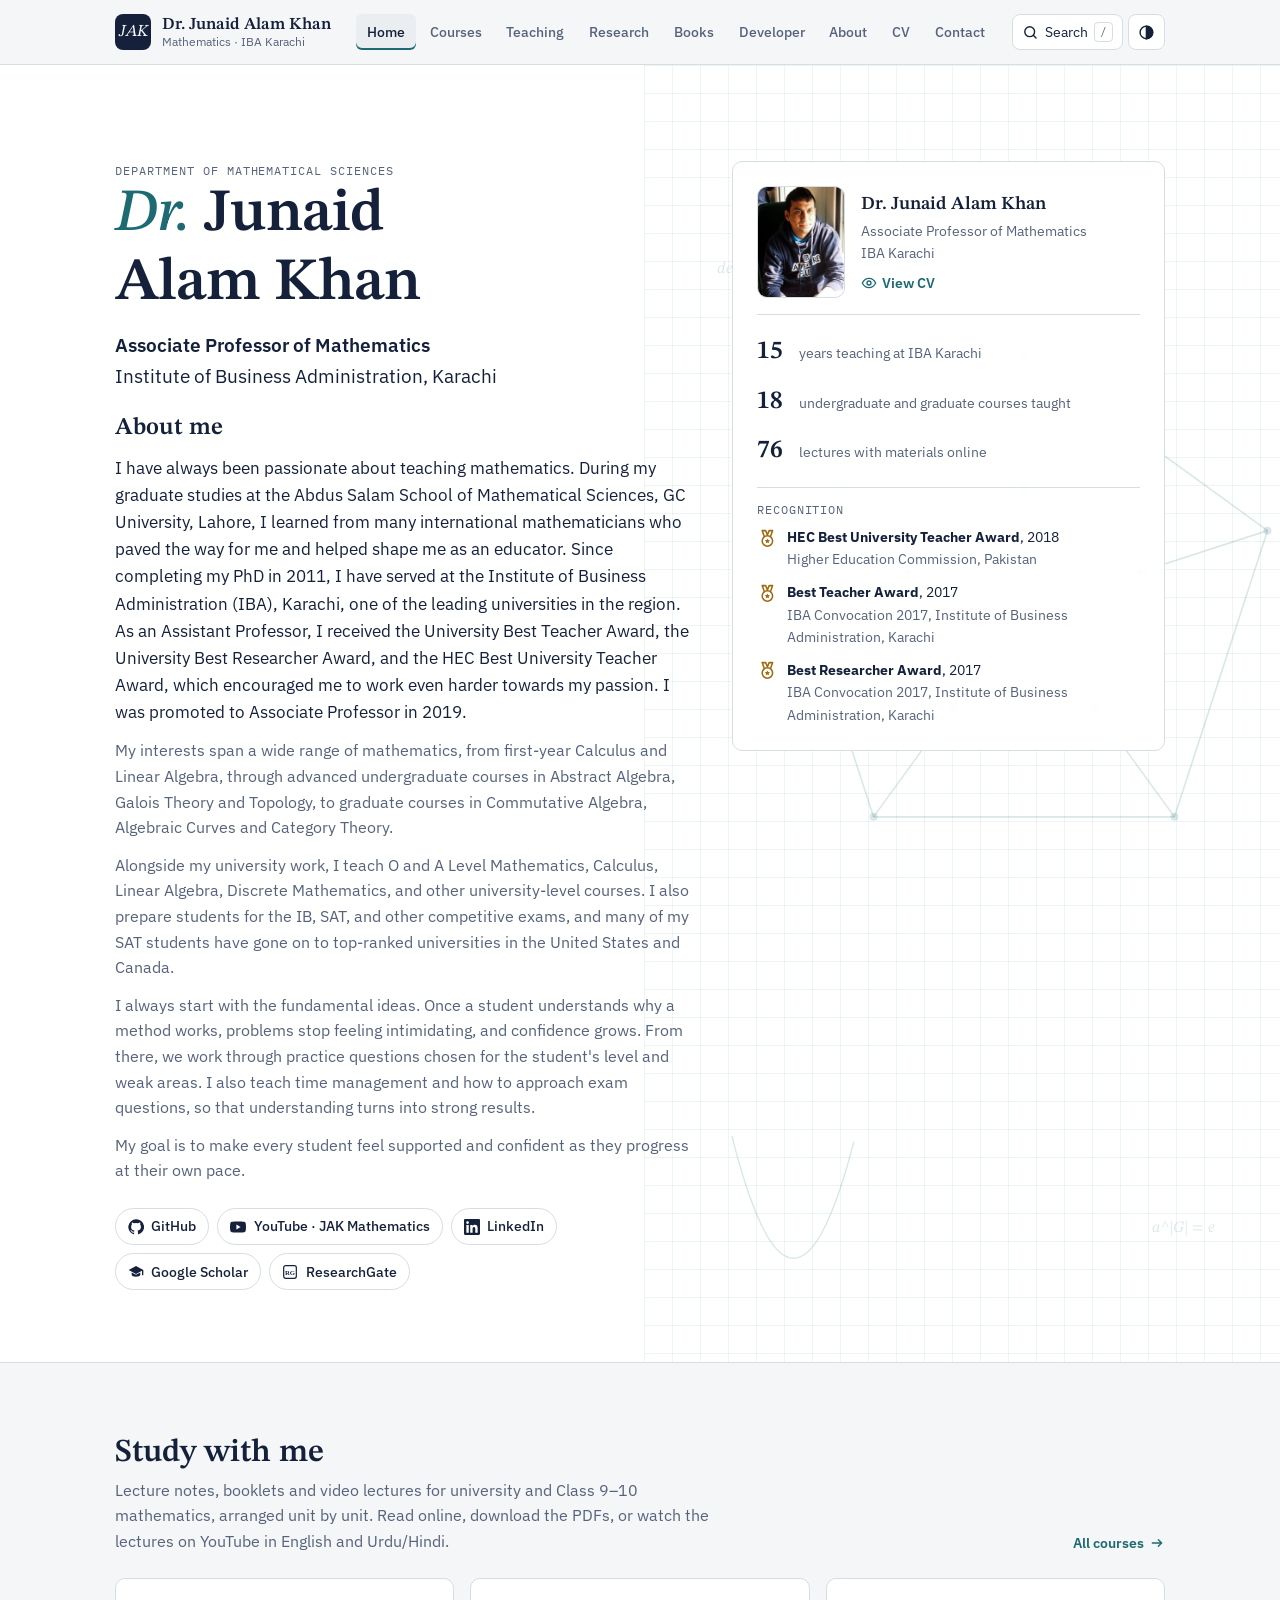
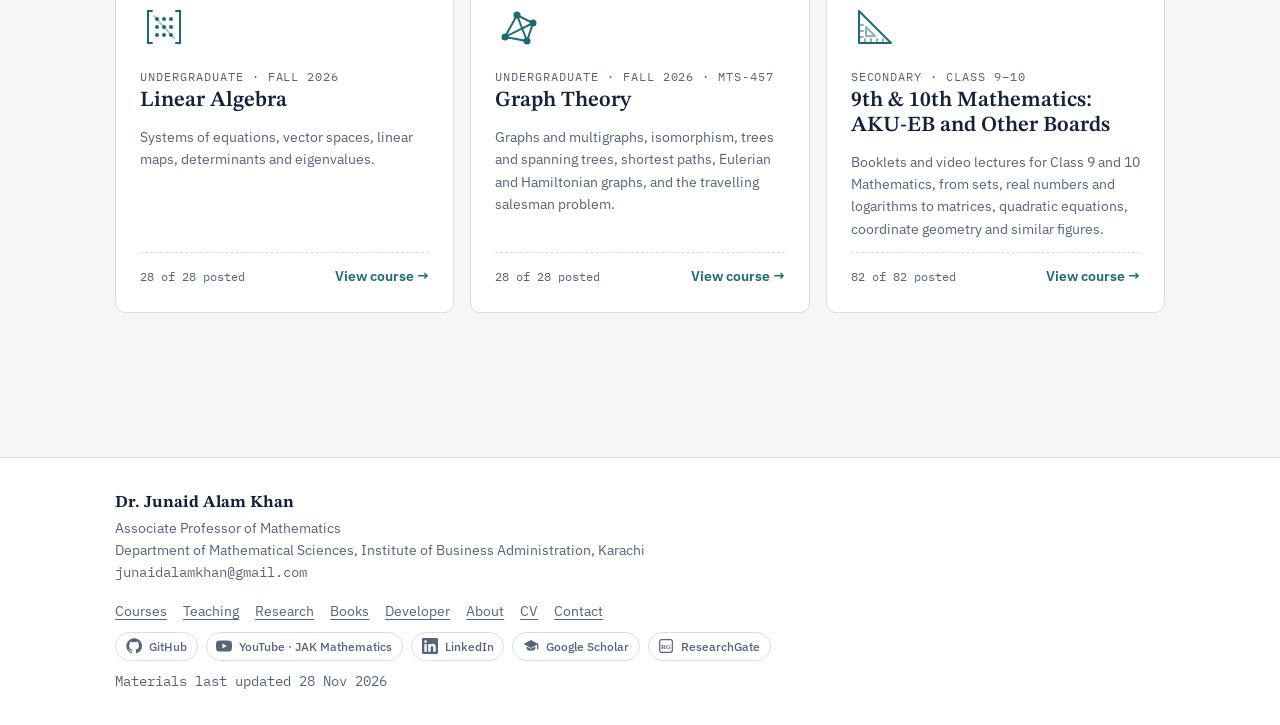
<file: index.html>
<!doctype html>
<html lang="en">
<head>
<meta charset="utf-8">
<meta name="viewport" content="width=device-width, initial-scale=1, viewport-fit=cover">
<title>Dr. Junaid Alam Khan · Mathematics Teaching</title>
<meta name="description" content="Lectures and course materials from Dr. Junaid Alam Khan, Associate Professor of Mathematics, Institute of Business Administration, Karachi.">
<meta property="og:title" content="Dr. Junaid Alam Khan · Mathematics Teaching">
<meta property="og:description" content="Lectures, booklets and videos for Linear Algebra, Graph Theory and 9th &amp; 10th Mathematics.">
<meta property="og:type" content="website">
<meta name="theme-color" content="#15213a">
<link rel="preconnect" href="https://fonts.googleapis.com">
<link rel="preconnect" href="https://fonts.gstatic.com" crossorigin>
<link rel="stylesheet" href="https://fonts.googleapis.com/css2?family=IBM+Plex+Mono:wght@400;500&family=IBM+Plex+Sans:ital,wght@0,400;0,500;0,600;1,400&family=STIX+Two+Text:ital,wght@0,400;0,500;0,600;1,400;1,500&display=swap">
<link rel="stylesheet" href="assets/css/styles.css">
</head>
<body>
<!--APP-START-->
<a class="skip" href="#main">Skip to content</a>
<header class="site-header">
  <div class="wrap header-row">
    <a class="brand" href="#home" aria-label="Home">
      <span class="brand-mark" aria-hidden="true" style="background:transparent;overflow:hidden;border-radius:50%;width:2.9rem;height:2.9rem"><img src="https://yt3.googleusercontent.com/DjK13PARuXJI4dAQbsMWTfdMrHl5O_elJr0FSzIFU3KftlFuv2d7QcHW_X3jVZ7Vp2ZA4X-GOw=s160-c-k-c0x00ffffff-no-rj" alt="" width="46" height="46" referrerpolicy="no-referrer" style="width:100%;height:100%;object-fit:cover;display:block" onerror="var p=this.parentNode;p.removeAttribute('style');p.textContent='JAK'"></span>
      <span class="brand-text"><span class="brand-name" data-bind="name">Dr. Junaid Alam Khan</span><span class="brand-sub" data-bind="brandSub">Mathematics · IBA Karachi</span></span>
    </a>
    <nav class="nav" id="nav" aria-label="Main">
      <a href="#home" data-route="home">Home</a>
      <a href="#courses" data-route="courses">Courses</a>
      <a href="#teaching" data-route="teaching">Teaching</a>
      <a href="#research" data-route="research">Research</a>
      <a href="#books" data-route="books">Books</a>
      <a href="#developer" data-route="developer">Developer</a>
      <a href="#about" data-route="about">About</a>
      <a href="#cv" data-route="cv">CV</a>
      <a href="#contact" data-route="contact">Contact</a>
    </nav>
    <div class="header-tools">
      <button class="icon-btn search-btn" id="searchBtn" type="button" aria-label="Search lectures and courses">
        <svg viewBox="0 0 24 24" fill="none" stroke="currentColor" stroke-width="2" stroke-linecap="round"><circle cx="11" cy="11" r="7"/><path d="m20 20-3.5-3.5"/></svg>
        <span class="search-label">Search</span><span class="kbd">/</span>
      </button>
      <button class="icon-btn" id="themeBtn" type="button" aria-label="Switch colour theme" title="Theme"></button>
    </div>
  </div>
</header>
<main id="main" tabindex="-1"><div class="loading-shell">Loading course materials…</div></main>
<footer class="site-footer" id="footer"></footer>
<div class="overlay" id="searchOverlay" hidden>
  <div class="search-box" role="dialog" aria-modal="true" aria-label="Search">
    <label class="sr-only" for="searchInput">Search courses and lectures</label>
    <input class="input" id="searchInput" type="search" placeholder="Search lectures, topics, courses…" autocomplete="off">
    <ul class="results" id="searchResults"></ul>
    <div class="search-foot"><span>↑ ↓ to move</span><span>Enter to open</span><span>Esc to close</span></div>
  </div>
</div>
<div class="viewer" id="viewer" hidden role="dialog" aria-modal="true" aria-labelledby="viewerTitle">
  <div class="viewer-bar">
    <div class="viewer-title"><strong id="viewerTitle"></strong><span id="viewerSub"></span></div>
  <button class="icon-btn" id="vClose" type="button" aria-label="Close viewer"><svg viewBox="0 0 24 24" fill="none" stroke="currentColor" stroke-width="2" stroke-linecap="round"><path d="M6 6l12 12M18 6 6 18"/></svg></button>
    <div class="viewer-controls">
      <button class="icon-btn" id="vPrev" type="button" aria-label="Previous page"><svg viewBox="0 0 24 24" fill="none" stroke="currentColor" stroke-width="2" stroke-linecap="round"><path d="m15 18-6-6 6-6"/></svg></button>
      <span class="pg" id="vPage">– / –</span>
      <button class="icon-btn" id="vNext" type="button" aria-label="Next page"><svg viewBox="0 0 24 24" fill="none" stroke="currentColor" stroke-width="2" stroke-linecap="round"><path d="m9 18 6-6-6-6"/></svg></button>
      <button class="icon-btn" id="vOut" type="button" aria-label="Zoom out">−</button>
      <button class="icon-btn" id="vFit" type="button" aria-label="Fit to width">Fit</button>
      <button class="icon-btn" id="vIn" type="button" aria-label="Zoom in">+</button>
      <a class="btn btn-ghost btn-sm" id="vDownload" href="#" download>Download</a>
      <a class="btn btn-ghost btn-sm" id="vOpen" href="#" target="_blank" rel="noopener">New tab</a>
    </div>
  </div>
  <div class="viewer-pages" id="vPages"></div>
</div>
<div class="toast" id="toast" hidden role="status"></div>
<script src="assets/js/app.js"></script>
<!--APP-END-->
</body>
</html>
</file>
<file: assets/css/styles.css>
/* Layout: a teaching portal. Typeset like a lecture handout (STIX for mathematics and headings),
   operated like a course index (Plex Sans body, Plex Mono for lecture numbers, dates, file types). */
:root {
  --paper: #f4f6f7;
  --surface: #ffffff;
  --sunk: #eaeef1;
  --ink: #15213a;
  --muted: #56637a;
  --line: #d6dde4;
  --accent: #1d6a73;
  --accent-ink: #ffffff;
  --accent-soft: #dcecee;
  --ochre: #9c6b12;
  --ochre-soft: #f5ead3;
  --motif: rgba(29, 106, 115, 0.16);
  --shadow: 0 1px 2px rgba(21, 33, 58, 0.06), 0 8px 24px -12px rgba(21, 33, 58, 0.18);

  --f-display: "STIX Two Text", "STIX Two", "Cambria", "Times New Roman", serif;
  --f-body: "IBM Plex Sans", "Segoe UI", system-ui, -apple-system, sans-serif;
  --f-mono: "IBM Plex Mono", ui-monospace, "SFMono-Regular", Menlo, Consolas, monospace;

  --s-1: 0.25rem; --s-2: 0.5rem; --s-3: 0.75rem; --s-4: 1rem; --s-5: 1.5rem; --s-6: 2rem; --s-7: 3rem; --s-8: 4.5rem;
  --t-xs: 0.75rem; --t-sm: 0.875rem; --t-md: 1rem; --t-lg: 1.1875rem; --t-xl: 1.5rem; --t-2xl: 2rem; --t-3xl: clamp(2.25rem, 5.2vw, 3.75rem);
  --radius: 10px;
  --wrap: 72rem;
  color-scheme: light;
}
@media (prefers-color-scheme: dark) {
  :root:not([data-theme="light"]) {
    --paper: #0d131b; --surface: #141c27; --sunk: #1a2432; --ink: #e5eaf0; --muted: #9aa6b6; --line: #273344;
    --accent: #62b5bd; --accent-ink: #0b1a1c; --accent-soft: #173238; --ochre: #d7a64c; --ochre-soft: #3a2e17;
    --motif: rgba(98, 181, 189, 0.16);
    --shadow: 0 1px 2px rgba(0,0,0,.3), 0 10px 28px -14px rgba(0,0,0,.6);
    color-scheme: dark;
  }
}
:root[data-theme="dark"] {
  --paper: #0d131b; --surface: #141c27; --sunk: #1a2432; --ink: #e5eaf0; --muted: #9aa6b6; --line: #273344;
  --accent: #62b5bd; --accent-ink: #0b1a1c; --accent-soft: #173238; --ochre: #d7a64c; --ochre-soft: #3a2e17;
  --motif: rgba(98, 181, 189, 0.16);
  --shadow: 0 1px 2px rgba(0,0,0,.3), 0 10px 28px -14px rgba(0,0,0,.6);
  color-scheme: dark;
}

*, *::before, *::after { box-sizing: border-box; }
html { -webkit-text-size-adjust: 100%; scroll-padding-top: 5rem; }
body {
  margin: 0; background: var(--paper); color: var(--ink);
  font-family: var(--f-body); font-size: var(--t-md); line-height: 1.6;
  -webkit-font-smoothing: antialiased;
}
img { max-width: 100%; }
[hidden] { display: none !important; }
a { color: var(--accent); text-underline-offset: 3px; text-decoration-thickness: 1px; }
a:hover { text-decoration-thickness: 2px; }
:focus-visible { outline: 2px solid var(--accent); outline-offset: 2px; border-radius: 4px; }
h1, h2, h3, h4 { font-family: var(--f-display); font-weight: 600; line-height: 1.15; text-wrap: balance; margin: 0; }
h2 { font-size: var(--t-2xl); }
h3 { font-size: var(--t-lg); }
p { margin: 0; }
.mono { font-family: var(--f-mono); font-feature-settings: "tnum"; font-variant-numeric: tabular-nums; }
.eyebrow { font-family: var(--f-mono); font-size: var(--t-xs); letter-spacing: .08em; text-transform: uppercase; color: var(--muted); }
.muted { color: var(--muted); }
.wrap { max-width: var(--wrap); margin-inline: auto; padding-inline: max(16px, 4vw); }
.skip { position: absolute; left: -999px; top: 0; background: var(--accent); color: var(--accent-ink); padding: .5rem 1rem; z-index: 100; }
.skip:focus { left: 1rem; }
.sr-only { position: absolute; width: 1px; height: 1px; overflow: hidden; clip: rect(0 0 0 0); white-space: nowrap; }

/* ---------- Header ---------- */
.site-header {
  position: sticky; top: env(safe-area-inset-top, 0px); z-index: 40;
  background: color-mix(in srgb, var(--paper) 88%, transparent);
  backdrop-filter: saturate(1.4) blur(10px); -webkit-backdrop-filter: saturate(1.4) blur(10px);
  border-bottom: 1px solid var(--line);
}
.header-row { display: flex; align-items: center; gap: var(--s-4); min-height: 4rem; }
.brand { display: flex; align-items: center; gap: .65rem; color: var(--ink); text-decoration: none; min-width: 0; }
.brand-mark {
  flex: none; width: 2.25rem; height: 2.25rem; border-radius: 8px; display: grid; place-items: center;
  background: var(--ink); color: var(--paper); font-family: var(--f-display); font-style: italic; font-size: 1.05rem; letter-spacing: -.02em;
}
.brand-text { display: flex; flex-direction: column; line-height: 1.15; min-width: 0; }
.brand-name { font-family: var(--f-display); font-weight: 600; font-size: 1.05rem; white-space: nowrap; }
.brand-sub { font-size: var(--t-xs); color: var(--muted); white-space: nowrap; overflow: hidden; text-overflow: ellipsis; }
.nav { margin-left: auto; display: flex; align-items: center; gap: .15rem; }
.nav a {
  color: var(--muted); text-decoration: none; font-size: var(--t-sm); font-weight: 500;
  padding: .45rem .7rem; border-radius: 6px;
}
.nav a:hover { color: var(--ink); background: var(--sunk); }
.nav a[aria-current="page"] { color: var(--ink); background: var(--sunk); box-shadow: inset 0 -2px 0 var(--accent); }
.header-tools { display: flex; align-items: center; gap: .35rem; }
.icon-btn {
  appearance: none; border: 1px solid var(--line); background: var(--surface); color: var(--ink);
  height: 2.25rem; min-width: 2.25rem; padding: 0 .55rem; border-radius: 8px; cursor: pointer;
  display: inline-flex; align-items: center; justify-content: center; gap: .4rem; font: inherit; font-size: var(--t-sm);
}
.icon-btn:hover { border-color: var(--accent); }
.icon-btn svg { width: 1.05rem; height: 1.05rem; }
.kbd { font-family: var(--f-mono); font-size: .7rem; color: var(--muted); border: 1px solid var(--line); border-radius: 4px; padding: 0 .3rem; }
.menu-btn { display: none; }
/* Narrow screens: the page links stay visible on top as a scrollable tab row under the name. */
@media (max-width: 1100px) {
  .header-row { flex-wrap: wrap; row-gap: 0; min-height: 0; padding-top: .55rem; }
  .header-tools { margin-left: auto; }
  .nav {
    order: 3; flex: 0 0 100%; margin: 0; padding: .35rem 0 .45rem; gap: .1rem;
    overflow-x: auto; overscroll-behavior-x: contain; scrollbar-width: none; -webkit-overflow-scrolling: touch;
  }
  .nav::-webkit-scrollbar { display: none; }
  .nav { -webkit-mask-image: linear-gradient(to right, #000 calc(100% - 2rem), transparent); mask-image: linear-gradient(to right, #000 calc(100% - 2rem), transparent); }
  .nav a { flex: none; padding: .4rem .65rem; }
  .nav a:first-child { padding-left: 0; }
  .nav a[aria-current="page"] { background: transparent; box-shadow: inset 0 -2px 0 var(--accent); }
  .menu-btn { display: none; }
  .search-label, .search-btn .kbd { display: none; }
}
@media (max-width: 420px) { .brand-sub { display: none; } }

/* ---------- Buttons, chips ---------- */
.btn {
  display: inline-flex; align-items: center; gap: .5rem; justify-content: center;
  font: inherit; font-weight: 600; font-size: var(--t-sm); text-decoration: none; cursor: pointer;
  padding: .7rem 1.1rem; border-radius: 8px; border: 1px solid transparent; line-height: 1.2;
}
.btn svg { width: 1rem; height: 1rem; flex: none; }
.btn-primary { background: var(--accent); color: var(--accent-ink); }
.btn-primary:hover { filter: brightness(1.08); }
.btn-ghost { background: var(--surface); color: var(--ink); border-color: var(--line); }
.btn-ghost:hover { border-color: var(--accent); }
.btn-sm { padding: .42rem .7rem; font-size: var(--t-xs); font-weight: 600; border-radius: 6px; }
.chip {
  display: inline-flex; align-items: center; gap: .3rem; font-family: var(--f-mono); font-size: .7rem; letter-spacing: .04em; text-transform: uppercase;
  padding: .15rem .5rem; border-radius: 999px; background: var(--sunk); color: var(--muted); white-space: nowrap;
}
.chip-new { background: var(--ochre-soft); color: var(--ochre); }
.chip-accent { background: var(--accent-soft); color: var(--accent); }
.filter-chip {
  font: inherit; font-size: var(--t-sm); cursor: pointer; padding: .4rem .8rem; border-radius: 999px;
  border: 1px solid var(--line); background: var(--surface); color: var(--muted);
}
.filter-chip[aria-pressed="true"] { background: var(--ink); color: var(--paper); border-color: var(--ink); }

/* ---------- Sections ---------- */
main { display: block; }
.section { padding-block: var(--s-8) 0; }
.section:last-child { padding-bottom: var(--s-8); }
.section-head { display: flex; align-items: end; justify-content: space-between; gap: var(--s-4); flex-wrap: wrap; margin-bottom: var(--s-5); }
.section-head p { color: var(--muted); max-width: 38rem; margin-top: .35rem; }
.link-arrow { font-weight: 600; font-size: var(--t-sm); text-decoration: none; display: inline-flex; gap: .3rem; align-items: center; }
.link-arrow:hover { text-decoration: underline; }
.link-arrow svg { width: 1rem; height: 1rem; flex: none; }
.link-arrow { white-space: nowrap; }

/* ---------- Hero ---------- */
.hero { position: relative; overflow: hidden; border-bottom: 1px solid var(--line); background: var(--surface); }
.hero canvas { position: absolute; inset: 0; width: 100%; height: 100%; pointer-events: none; }
.hero-inner { position: relative; padding-block: clamp(3rem, 8vw, 6rem) clamp(2.5rem, 6vw, 4.5rem); display: grid; gap: var(--s-6); grid-template-columns: minmax(0, 1.35fr) minmax(0, 1fr); align-items: end; }
.hero h1 { font-size: var(--t-3xl); letter-spacing: -.015em; font-weight: 600; }
.hero h1 .dr { font-style: italic; font-weight: 500; color: var(--accent); }
.hero-role { margin-top: var(--s-3); font-size: var(--t-lg); }
.hero-role strong { font-weight: 600; }
.hero-intro { margin-top: var(--s-4); color: var(--muted); max-width: 36rem; font-size: 1.0625rem; }
.hero-cta { display: flex; flex-wrap: wrap; gap: var(--s-3); margin-top: var(--s-5); }
.hero-card {
  background: color-mix(in srgb, var(--surface) 92%, transparent); border: 1px solid var(--line); border-radius: var(--radius);
  padding: var(--s-5); display: grid; gap: var(--s-4); backdrop-filter: blur(2px);
}
.hero-card dl { margin: 0; display: grid; grid-template-columns: auto 1fr; gap: .55rem 1rem; align-items: baseline; }
.hero-card dt { font-family: var(--f-display); font-size: 1.6rem; font-weight: 600; font-variant-numeric: tabular-nums; }
.hero-card dd { margin: 0; color: var(--muted); font-size: var(--t-sm); }
.hero-card .award-line { display: flex; gap: .6rem; align-items: start; padding-top: var(--s-3); border-top: 1px solid var(--line); font-size: var(--t-sm); }
.hero-card .award-line svg { flex: none; width: 1.3rem; height: 1.3rem; color: var(--ochre); margin-top: .1rem; }
@media (max-width: 820px) { .hero-inner { grid-template-columns: 1fr; align-items: start; } }

.announce { background: var(--accent-soft); color: var(--ink); border-bottom: 1px solid var(--line); font-size: var(--t-sm); }
.announce .wrap { display: flex; gap: .6rem; align-items: center; padding-block: .6rem; }
.announce a { font-weight: 600; }

/* ---------- Course cards ---------- */
.course-grid { display: grid; gap: var(--s-4); grid-template-columns: repeat(auto-fill, minmax(min(100%, 15.5rem), 1fr)); }
.course-card {
  position: relative; display: flex; flex-direction: column; gap: var(--s-3);
  background: var(--surface); border: 1px solid var(--line); border-radius: var(--radius); padding: var(--s-5);
  color: var(--ink); text-decoration: none; transition: border-color .15s, transform .15s, box-shadow .15s;
}
.course-card:hover { border-color: var(--accent); box-shadow: var(--shadow); transform: translateY(-2px); }
.course-card .glyph { width: 3rem; height: 3rem; color: var(--accent); }
.course-card h3 { font-size: 1.35rem; }
.course-card p { color: var(--muted); font-size: var(--t-sm); flex: 1; }
.course-meta { display: flex; justify-content: space-between; align-items: center; gap: .5rem; padding-top: var(--s-3); border-top: 1px dashed var(--line); font-size: var(--t-xs); }
.course-meta .count { font-family: var(--f-mono); color: var(--muted); }
.course-meta .go { font-weight: 600; color: var(--accent); font-size: var(--t-sm); white-space: nowrap; }
@media (prefers-reduced-motion: reduce) { .course-card, .course-card:hover { transition: none; transform: none; } }

/* ---------- Material rows ---------- */
.material-list { list-style: none; margin: 0; padding: 0; background: var(--surface); border: 1px solid var(--line); border-radius: var(--radius); }
.material { display: grid; grid-template-columns: 4.5rem minmax(0, 1fr) auto; gap: var(--s-4); align-items: center; padding: var(--s-4) var(--s-5); border-top: 1px solid var(--line); }
.material:first-child { border-top: 0; }
.material .num { font-family: var(--f-mono); font-size: var(--t-xs); color: var(--muted); line-height: 1.3; }
.material .num b { display: block; font-family: var(--f-display); font-size: 1.6rem; color: var(--ink); font-weight: 500; font-variant-numeric: tabular-nums; }
.material h3 { font-size: 1.125rem; }
.material .sub { display: flex; flex-wrap: wrap; gap: .35rem .75rem; align-items: center; font-size: var(--t-xs); color: var(--muted); margin-top: .3rem; }
.material .summary { font-size: var(--t-sm); color: var(--muted); margin-top: .35rem; max-width: 46rem; }
.material .actions { display: flex; flex-wrap: wrap; gap: .4rem; justify-content: flex-end; }
.material.pending h3 { color: var(--muted); }
.material.flash { animation: flash 1.6s ease-out; }
@keyframes flash { from { background: var(--accent-soft); } to { background: transparent; } }
@media (max-width: 680px) {
  .material { grid-template-columns: 3rem minmax(0, 1fr); padding: var(--s-4); }
  .material .actions { grid-column: 1 / -1; justify-content: flex-start; }
  .material .num b { font-size: 1.3rem; }
}

/* ---------- Course page ---------- */
.course-hero { background: var(--surface); border-bottom: 1px solid var(--line); }
.course-hero .wrap { padding-block: var(--s-6) var(--s-6); display: grid; grid-template-columns: minmax(0, 1fr) auto; gap: var(--s-5); align-items: start; }
.crumbs { font-size: var(--t-sm); color: var(--muted); margin-bottom: var(--s-3); }
.crumbs a { color: var(--muted); }
.course-hero h1 { font-size: clamp(2rem, 4.5vw, 3rem); }
.course-hero .lede { margin-top: var(--s-3); max-width: 44rem; color: var(--muted); }
.course-hero .glyph { width: 5.5rem; height: 5.5rem; color: var(--accent); opacity: .9; }
.facts { display: flex; flex-wrap: wrap; gap: var(--s-2) var(--s-5); margin-top: var(--s-4); font-size: var(--t-sm); }
.facts div { display: flex; flex-direction: column; }
.facts span:first-child { font-family: var(--f-mono); font-size: .7rem; letter-spacing: .06em; text-transform: uppercase; color: var(--muted); }
@media (max-width: 620px) { .course-hero .glyph { display: none; } .course-hero .wrap { grid-template-columns: 1fr; } }

.toolbar { display: flex; flex-wrap: wrap; gap: var(--s-3); align-items: center; margin-bottom: var(--s-5); }
.toolbar .field { flex: 1 1 16rem; min-width: 0; position: relative; }
.toolbar .field svg { position: absolute; left: .75rem; top: 50%; transform: translateY(-50%); width: 1rem; height: 1rem; color: var(--muted); }
.input, .select {
  width: 100%; font: inherit; font-size: var(--t-sm); color: var(--ink); background: var(--surface);
  border: 1px solid var(--line); border-radius: 8px; padding: .6rem .8rem;
}
.toolbar .input { padding-left: 2.2rem; }
.select { width: auto; }
.chips { display: flex; flex-wrap: wrap; gap: .4rem; }
.topic-group { margin-bottom: var(--s-6); }
.topic-group > h2 { font-size: var(--t-xl); margin-bottom: var(--s-3); display: flex; gap: .6rem; align-items: baseline; }
.topic-group > h2 .count { font-family: var(--f-mono); font-size: var(--t-xs); color: var(--muted); font-weight: 400; }
.empty { padding: var(--s-6); text-align: center; color: var(--muted); background: var(--surface); border: 1px dashed var(--line); border-radius: var(--radius); }

/* ---------- Generic prose / panels ---------- */
.two-col { display: grid; grid-template-columns: minmax(0, 1fr) minmax(0, 1fr); gap: var(--s-6); }
@media (max-width: 820px) { .two-col { grid-template-columns: 1fr; } }
.prose { max-width: 40rem; }
.prose p + p { margin-top: var(--s-4); }
.lead { font-size: var(--t-lg); }
.panel { background: var(--surface); border: 1px solid var(--line); border-radius: var(--radius); padding: var(--s-5); }
.approach { display: grid; gap: var(--s-4); grid-template-columns: repeat(auto-fit, minmax(min(100%, 14rem), 1fr)); }
.approach h3 { font-size: 1.1rem; margin-bottom: .35rem; }
.approach p { color: var(--muted); font-size: var(--t-sm); }
.approach .sym { font-family: var(--f-display); font-style: italic; color: var(--accent); font-size: 1.4rem; line-height: 1; margin-bottom: .6rem; display: block; }

.awards { list-style: none; margin: 0; padding: 0; display: grid; gap: var(--s-3); }
.award { display: grid; grid-template-columns: 3.5rem minmax(0, 1fr); gap: var(--s-3); align-items: baseline; padding: var(--s-3) 0; border-top: 1px solid var(--line); }
.award:first-child { border-top: 0; }
.award .yr { font-family: var(--f-mono); color: var(--muted); font-size: var(--t-sm); }
.award strong { font-family: var(--f-display); font-size: 1.1rem; font-weight: 600; display: block; }
.award span { color: var(--muted); font-size: var(--t-sm); }
.award.teaching strong { color: var(--ink); }
.award.teaching .yr { color: var(--ochre); font-weight: 600; }

.timeline { list-style: none; margin: 0; padding: 0; }
.timeline > li { display: grid; grid-template-columns: 11rem minmax(0, 1fr); gap: var(--s-4); padding: var(--s-4) 0; border-top: 1px solid var(--line); }
.timeline > li:first-child { border-top: 0; }
.timeline .when { font-family: var(--f-mono); font-size: var(--t-xs); color: var(--muted); padding-top: .2rem; }
.timeline strong { font-family: var(--f-display); font-size: 1.1rem; font-weight: 600; display: block; }
.timeline .where { color: var(--muted); font-size: var(--t-sm); }
.timeline ul { margin: .4rem 0 0; padding-left: 1.1rem; font-size: var(--t-sm); color: var(--muted); }
@media (max-width: 620px) { .timeline > li { grid-template-columns: 1fr; gap: .2rem; } }

.cv-section { padding-block: var(--s-6) 0; }
.cv-section > h2 { font-size: var(--t-xl); padding-bottom: var(--s-3); border-bottom: 2px solid var(--ink); margin-bottom: var(--s-2); }

.taught { display: grid; grid-template-columns: repeat(auto-fill, minmax(min(100%, 16rem), 1fr)); gap: 0 var(--s-5); list-style: none; margin: 0; padding: 0; }
.taught li { display: flex; justify-content: space-between; gap: .5rem; align-items: center; padding: .6rem 0; border-top: 1px solid var(--line); }
.taught a { font-weight: 500; }

details.fold { background: var(--surface); border: 1px solid var(--line); border-radius: var(--radius); }
details.fold + details.fold { margin-top: var(--s-3); }
details.fold summary { cursor: pointer; padding: var(--s-4) var(--s-5); font-weight: 600; display: flex; justify-content: space-between; gap: 1rem; list-style: none; }
details.fold summary::-webkit-details-marker { display: none; }
details.fold summary::after { content: "+"; font-family: var(--f-mono); color: var(--muted); }
details.fold[open] summary::after { content: "−"; }
details.fold .fold-body { padding: 0 var(--s-5) var(--s-4); }
.plain-list { list-style: none; margin: 0; padding: 0; }
.plain-list li { padding: .55rem 0; border-top: 1px solid var(--line); font-size: var(--t-sm); display: grid; grid-template-columns: minmax(0, 1fr) auto; gap: 1rem; }
.plain-list li:first-child { border-top: 0; }
.plain-list .yr { font-family: var(--f-mono); color: var(--muted); }
.pub-title { font-weight: 600; color: var(--ink); }

.stat-row { display: flex; flex-wrap: wrap; gap: var(--s-5); margin: var(--s-4) 0; }
.stat-row div { display: flex; flex-direction: column; }
.stat-row b { font-family: var(--f-display); font-size: var(--t-2xl); font-weight: 600; line-height: 1; font-variant-numeric: tabular-nums; }
.stat-row span { font-size: var(--t-xs); color: var(--muted); margin-top: .3rem; }

.page-head { background: var(--surface); border-bottom: 1px solid var(--line); }
.page-head .wrap { padding-block: var(--s-7) var(--s-6); }
.page-head h1 { font-size: clamp(2rem, 4.5vw, 3rem); }
.page-head p { margin-top: var(--s-3); color: var(--muted); max-width: 44rem; }

.contact-card { display: grid; gap: var(--s-4); }
.contact-line { display: flex; flex-wrap: wrap; align-items: center; gap: .6rem; }
.contact-line .addr { font-family: var(--f-mono); font-size: var(--t-md); user-select: all; word-break: break-all; }

/* ---------- Footer ---------- */
.site-footer { margin-top: var(--s-8); border-top: 1px solid var(--line); background: var(--surface); font-size: var(--t-sm); color: var(--muted); }
.site-footer .wrap { padding-block: var(--s-6); display: flex; flex-wrap: wrap; gap: var(--s-4) var(--s-6); justify-content: space-between; }
.site-footer strong { color: var(--ink); font-family: var(--f-display); font-size: 1.05rem; }
.site-footer nav { display: flex; flex-wrap: wrap; gap: .3rem 1rem; }
.site-footer a { color: var(--muted); }

/* ---------- Search overlay ---------- */
.overlay { position: fixed; inset: 0; z-index: 80; background: rgba(9, 14, 22, .55); display: flex; justify-content: center; align-items: flex-start; padding: calc(env(safe-area-inset-top, 0px) + 8vh) 16px 16px; }
.search-box { width: min(40rem, 100%); background: var(--surface); border: 1px solid var(--line); border-radius: 12px; box-shadow: var(--shadow); overflow: hidden; display: flex; flex-direction: column; max-height: 80vh; }
.search-box .input { border: 0; border-bottom: 1px solid var(--line); border-radius: 0; font-size: var(--t-lg); padding: 1rem 1.1rem; }
.search-box .input:focus { outline: none; }
.results { overflow-y: auto; list-style: none; margin: 0; padding: .4rem; }
.results li a { display: grid; grid-template-columns: minmax(0, 1fr) auto; gap: .5rem; padding: .6rem .75rem; border-radius: 8px; color: var(--ink); text-decoration: none; }
.results li a:hover, .results li a.active { background: var(--sunk); }
.results .r-title { font-weight: 500; }
.results .r-sub { font-size: var(--t-xs); color: var(--muted); grid-column: 1; }
.results .chip { grid-row: 1 / span 2; grid-column: 2; align-self: center; }
.results .none { padding: 1rem; color: var(--muted); font-size: var(--t-sm); }
.search-foot { border-top: 1px solid var(--line); padding: .5rem 1rem; font-size: var(--t-xs); color: var(--muted); display: flex; gap: 1rem; }

/* ---------- PDF viewer ---------- */
.viewer { position: fixed; inset: 0; z-index: 90; background: var(--paper); display: flex; flex-direction: column; }
.viewer-bar {
  display: flex; align-items: center; gap: .5rem; flex-wrap: wrap;
  padding: calc(env(safe-area-inset-top, 0px) + .6rem) max(16px, 2vw) .6rem; background: var(--surface); border-bottom: 1px solid var(--line);
}
.viewer-title { flex: 1 1 14rem; min-width: 0; }
#vClose { order: 3; }
@media (max-width: 700px) { #vClose { order: 0; } .viewer-controls { width: 100%; } }
.viewer-title strong { display: block; font-family: var(--f-display); font-size: 1.1rem; white-space: nowrap; overflow: hidden; text-overflow: ellipsis; }
.viewer-title span { font-size: var(--t-xs); color: var(--muted); }
.viewer-controls { display: flex; align-items: center; gap: .35rem; flex-wrap: wrap; }
.viewer-controls .pg { font-family: var(--f-mono); font-size: var(--t-xs); color: var(--muted); min-width: 4.5rem; text-align: center; }
.viewer-pages { position: relative; flex: 1; overflow: auto; padding: 1rem max(16px, 2vw) calc(env(safe-area-inset-bottom, 0px) + 2rem); display: flex; flex-direction: column; align-items: center; gap: 1rem; background: var(--sunk); }
.viewer-pages .page { flex: none; background: #fff; box-shadow: var(--shadow); max-width: none; position: relative; }
.viewer-pages canvas { display: block; }
.viewer-msg { margin: auto; text-align: center; color: var(--muted); max-width: 28rem; display: grid; gap: 1rem; justify-items: center; }
.spinner { width: 2rem; height: 2rem; border: 3px solid var(--line); border-top-color: var(--accent); border-radius: 50%; animation: spin .8s linear infinite; }
@keyframes spin { to { transform: rotate(360deg); } }
@media (prefers-reduced-motion: reduce) { .spinner { animation-duration: 3s; } .material.flash { animation: none; } }

.toast { position: fixed; left: 50%; bottom: calc(env(safe-area-inset-bottom, 0px) + 1.5rem); transform: translateX(-50%); background: var(--ink); color: var(--paper); padding: .6rem 1rem; border-radius: 8px; font-size: var(--t-sm); z-index: 100; box-shadow: var(--shadow); }
.loading-shell { padding: 20vh 16px; text-align: center; color: var(--muted); }

/* ---------- Social links ---------- */
.social { display: flex; flex-wrap: wrap; gap: .5rem; margin-top: var(--s-4); }
.social-link {
  display: inline-flex; align-items: center; gap: .45rem; padding: .4rem .75rem; border-radius: 999px;
  border: 1px solid var(--line); background: var(--surface); color: var(--ink); text-decoration: none; font-size: var(--t-sm); font-weight: 500;
}
.social-link:hover { border-color: var(--accent); color: var(--accent); }
.social-link svg { width: 1rem; height: 1rem; flex: none; }
.social-sm { padding: .25rem .6rem; font-size: var(--t-xs); }
.site-footer .social { margin-top: 0; }
.contact-card .social { margin-top: .25rem; }

/* ---------- Research ---------- */
.pubs { list-style: none; margin: 0; padding: 0; background: var(--surface); border: 1px solid var(--line); border-radius: var(--radius); counter-reset: pub; }
.pubs > li { display: grid; grid-template-columns: 3.5rem minmax(0, 1fr); gap: var(--s-4); padding: var(--s-4) var(--s-5); border-top: 1px solid var(--line); font-size: var(--t-sm); }
.pubs > li:first-child { border-top: 0; }
.pubs .yr { font-family: var(--f-mono); color: var(--muted); padding-top: .1rem; }
.pubs .pub-title { font-family: var(--f-display); font-size: 1.05rem; font-weight: 600; }
.pubs a { word-break: break-all; }
@media (max-width: 560px) { .pubs > li { grid-template-columns: 1fr; gap: .2rem; padding: var(--s-4); } }

/* ---------- Developer ---------- */
.lib-grid { display: grid; gap: var(--s-4); grid-template-columns: repeat(auto-fill, minmax(min(100%, 21rem), 1fr)); }
.lib { background: var(--surface); border: 1px solid var(--line); border-radius: var(--radius); padding: var(--s-5); display: flex; flex-direction: column; gap: .5rem; min-width: 0; }
.lib-head { display: flex; justify-content: space-between; align-items: center; gap: .5rem; flex-wrap: wrap; }
.lib-name { font-family: var(--f-mono); font-size: var(--t-sm); color: var(--accent); background: var(--accent-soft); padding: .15rem .45rem; border-radius: 4px; }
.lib h3 { font-size: 1.2rem; }
.lib-plat { font-size: var(--t-xs); }
.lib p:not(.lib-plat) { font-size: var(--t-sm); flex: 1; }
.lib-actions { display: flex; flex-wrap: wrap; gap: .4rem; margin-top: .4rem; }
code { font-family: var(--f-mono); font-size: .9em; }
.link-list { list-style: none; margin: 0; padding: 0; display: grid; gap: .6rem; grid-template-columns: repeat(auto-fill, minmax(min(100%, 20rem), 1fr)); }
.link-list a { display: flex; justify-content: space-between; align-items: center; gap: 1rem; padding: var(--s-4); background: var(--surface); border: 1px solid var(--line); border-radius: var(--radius); color: var(--ink); text-decoration: none; height: 100%; }
.link-list a:hover { border-color: var(--accent); }
.link-list a > span { display: flex; flex-direction: column; min-width: 0; }
.link-list .muted { font-size: var(--t-xs); }
.link-list svg { width: 1rem; height: 1rem; flex: none; color: var(--muted); }

.drive-frame { flex: 1; width: min(100%, 72rem); min-height: 70vh; border: 1px solid var(--line); border-radius: 6px; background: #fff; }
.drive-note { font-size: var(--t-xs); color: var(--muted); text-align: center; }

.btn-video { background: var(--surface); color: var(--ink); border-color: var(--line); }
.btn-video svg { color: #e0262b; }
.btn-video:hover { border-color: #e0262b; }
.chip-video { background: color-mix(in srgb, #e0262b 12%, transparent); color: var(--ink); }

.course-grid-fit { grid-template-columns: repeat(auto-fit, minmax(min(100%, 15.5rem), 1fr)); }

.unit-bar { display: flex; flex-wrap: wrap; align-items: center; justify-content: space-between; gap: .6rem 1rem; margin: -.25rem 0 var(--s-3); padding: var(--s-3) var(--s-4); background: var(--accent-soft); border-radius: var(--radius); }
.unit-bar p { font-size: var(--t-sm); color: var(--ink); max-width: 40rem; }
.unit-actions { display: flex; flex-wrap: wrap; gap: .4rem; }

.unit-nav { display: flex; justify-content: space-between; gap: .5rem; flex-wrap: wrap; margin-top: var(--s-5); }

/* ---------- Portrait ---------- */
.portrait { display: block; object-fit: cover; object-position: center 20%; border-radius: 10px; background: var(--sunk); border: 1px solid var(--line); max-width: 100%; }
.hero-id { display: flex; align-items: center; gap: var(--s-4); padding-bottom: var(--s-4); border-bottom: 1px solid var(--line); }
.hero-id .portrait { width: 5.5rem; height: 7rem; flex: none; }
.hero-id div { display: flex; flex-direction: column; min-width: 0; font-size: var(--t-sm); color: var(--muted); }
.hero-id strong { font-family: var(--f-display); font-size: 1.15rem; color: var(--ink); font-weight: 600; }
.about-head { display: flex; align-items: center; gap: var(--s-6); }
.portrait-lg { width: 11rem; height: 14rem; flex: none; box-shadow: var(--shadow); }
@media (max-width: 620px) {
  .about-head { flex-direction: column; align-items: flex-start; gap: var(--s-4); }
  .portrait-lg { width: 8.5rem; height: 11rem; }
}

/* ---------- About me (hero) ---------- */
.about-me { margin-top: var(--s-5); max-width: 38rem; display: grid; gap: var(--s-3); }
.about-me h2 { font-size: var(--t-xl); }
.about-me p { color: var(--muted); font-size: 1rem; }
.about-me p:first-of-type { color: var(--ink); font-size: 1.0625rem; }
.hero-inner { align-items: start; }
.cv-link { display: inline-flex; align-items: center; gap: .35rem; margin-top: .45rem; font-weight: 600; font-size: var(--t-sm); text-decoration: none; }
.cv-link:hover { text-decoration: underline; }
.cv-link svg { width: 1rem; height: 1rem; }
.hero .social { margin-top: var(--s-5); }

.hero-awards { padding-top: var(--s-3); border-top: 1px solid var(--line); }
.hero-awards ul { list-style: none; margin: .4rem 0 0; padding: 0; display: grid; gap: .65rem; }
.hero-awards .award-line { padding-top: 0; border-top: 0; }

.contact-card { max-width: 44rem; }
</file>
